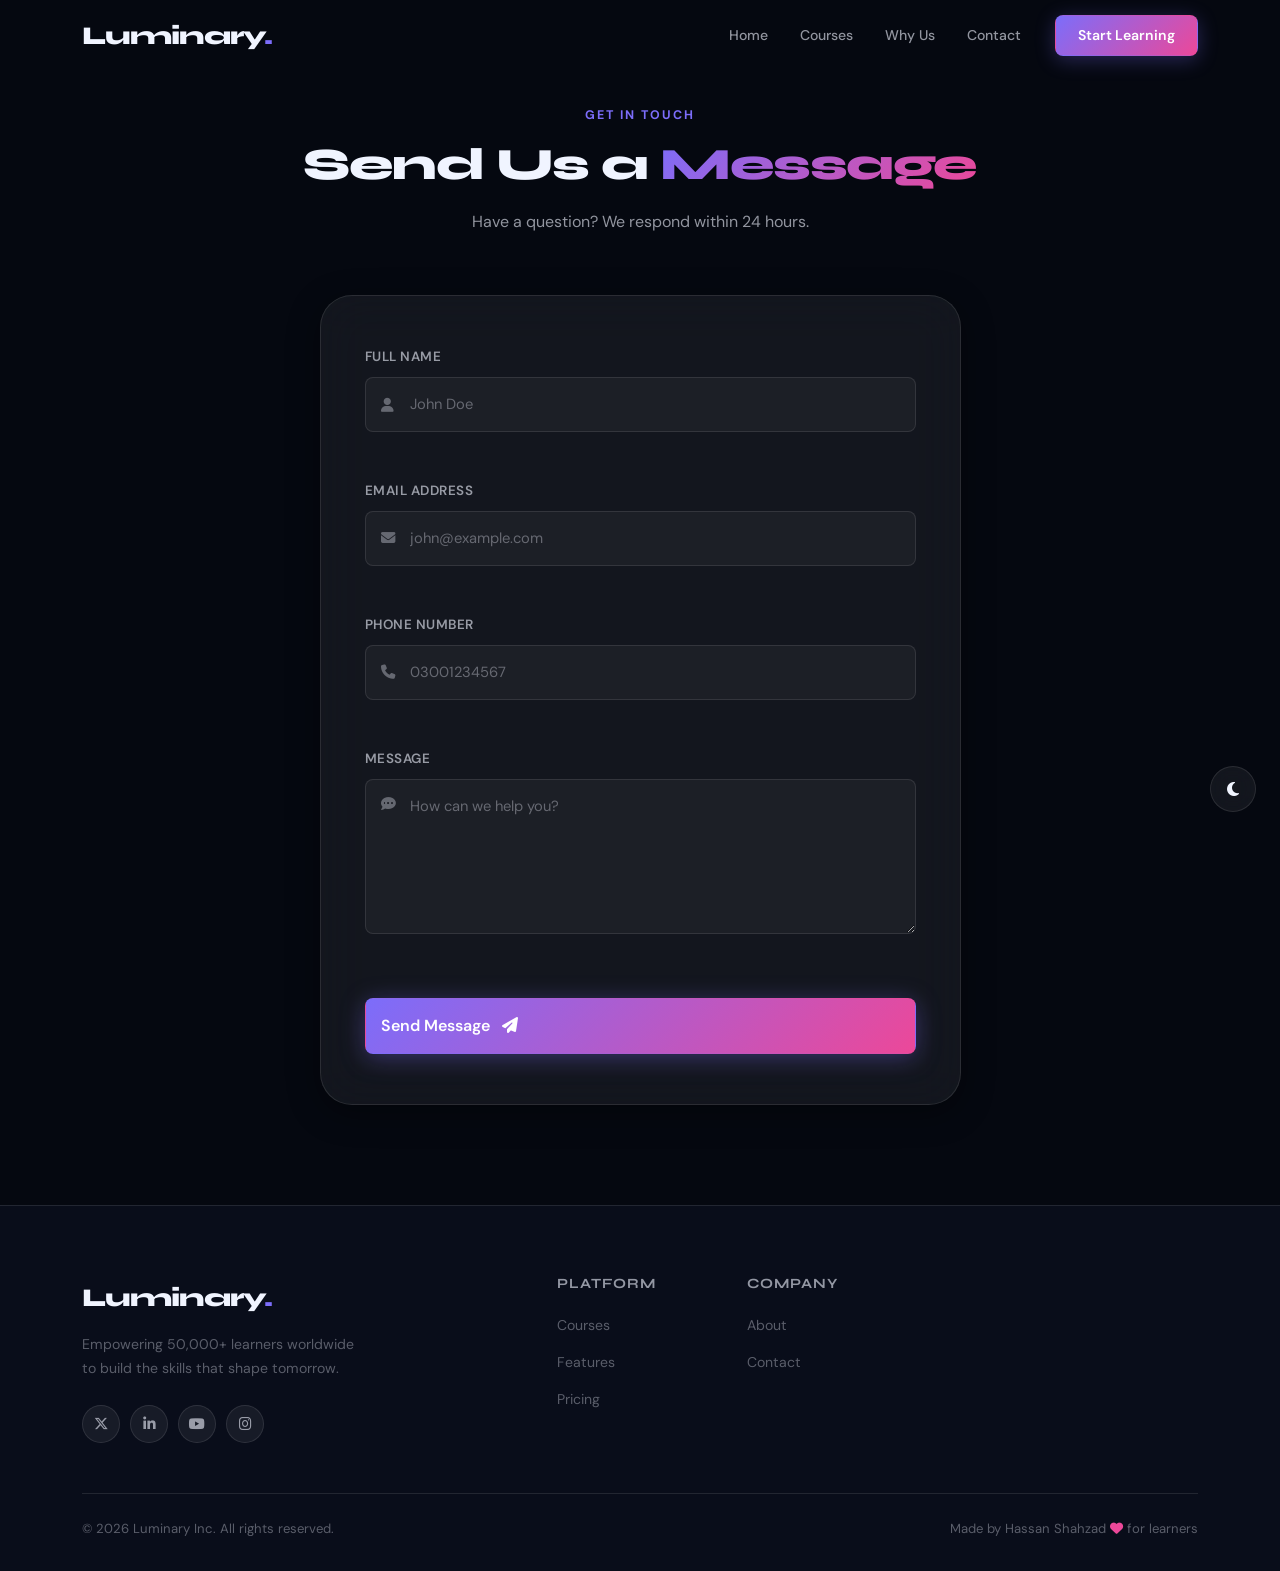
<file: contact.html>
<!DOCTYPE html>
<html lang="en" data-theme="dark">

<head>
    <!-- Google tag (gtag.js) -->
<script async src="https://www.googletagmanager.com/gtag/js?id=G-MR05DCVB6B"></script>
<script>
  window.dataLayer = window.dataLayer || [];
  function gtag(){dataLayer.push(arguments);}
  gtag('js', new Date());

  gtag('config', 'G-MR05DCVB6B');
</script>
    <meta charset="UTF-8" />
    <meta name="viewport" content="width=device-width, initial-scale=1.0" />
    <title>Luminary — Premium Learning Platform</title>

    <!-- Bootstrap 5 -->
    <link href="https://cdn.jsdelivr.net/npm/bootstrap@5.3.2/dist/css/bootstrap.min.css" rel="stylesheet" />
    <!-- AOS -->
    <link href="https://unpkg.com/aos@2.3.4/dist/aos.css" rel="stylesheet" />
    <!-- Animate.css -->
    <link href="https://cdnjs.cloudflare.com/ajax/libs/animate.css/4.1.1/animate.min.css" rel="stylesheet" />
    <!-- Font Awesome -->
    <link href="https://cdnjs.cloudflare.com/ajax/libs/font-awesome/6.5.0/css/all.min.css" rel="stylesheet" />
    <!-- Google Fonts -->
    <link
        href="https://fonts.googleapis.com/css2?family=Syne:wght@400;600;700;800&family=DM+Sans:ital,wght@0,300;0,400;0,500;1,300&display=swap"
        rel="stylesheet" />

    <link rel="stylesheet" href="style.css">
</head>

<body>


    <!-- SCROLL TO TOP -->
    <button id="scroll-top" title="Back to top"><i class="fa-solid fa-arrow-up"></i></button>

    <!-- DARK / LIGHT TOGGLE -->
    <button id="theme-toggle" title="Toggle theme">
        <i class="fa-solid fa-moon" id="theme-icon"></i>
    </button>

    <!-- ===================== NAVBAR ===================== -->
    <nav id="mainNav" class="navbar navbar-expand-lg fixed-top">
        <div class="container">
            <a class="navbar-brand" href="index.html">Luminary<span>.</span></a>

            <button class="navbar-toggler" type="button" data-bs-toggle="collapse" data-bs-target="#navMenu">
                <span class="toggler-line"></span>
                <span class="toggler-line"></span>
                <span class="toggler-line"></span>
            </button>

            <div class="collapse navbar-collapse" id="navMenu">
                <ul class="navbar-nav ms-auto align-items-lg-center gap-lg-1">
                    <li class="nav-item"><a class="nav-link" href="index.html">Home</a></li>
                    <li class="nav-item"><a class="nav-link" href="courses.html">Courses</a></li>
                    <li class="nav-item"><a class="nav-link" href="why.html">Why Us</a></li>
                    <li class="nav-item"><a class="nav-link" href="contact.html">Contact</a></li>
                    <li class="nav-item ms-lg-3">
                        <a class="btn btn-nav-cta" href="courses.html">Start Learning</a>
                    </li>
                </ul>
            </div>
        </div>
    </nav>

    <!-- ===================== CONTACT ===================== -->
    <section id="contact" class="section-pad">
        <div class="container">
            <div class="section-header" data-aos="fade-up">
                <span class="section-label">Get In Touch</span>
                <h2>Send Us a <span class="gradient-text">Message</span></h2>
                <p>Have a question? We respond within 24 hours.</p>
            </div>

            <div class="row justify-content-center">
                <div class="col-lg-7" data-aos="fade-up" data-aos-delay="100">
                    <div class="contact-glass">
                        <form id="contactForm" novalidate autocomplete="off">

                            <!-- Name -->
                            <div class="form-group-custom">
                                <label for="cName">Full Name</label>
                                <div class="input-wrap">
                                    <i class="fa-solid fa-user input-icon"></i>
                                    <input type="text" id="cName" name="name" placeholder="John Doe" />
                                    <span class="input-status-icon"></span>
                                </div>
                                <div class="field-feedback"></div>
                            </div>

                            <!-- Email -->
                            <div class="form-group-custom">
                                <label for="cEmail">Email Address</label>
                                <div class="input-wrap">
                                    <i class="fa-solid fa-envelope input-icon"></i>
                                    <input type="email" id="cEmail" name="email" placeholder="john@example.com" />
                                    <span class="input-status-icon"></span>
                                </div>
                                <div class="field-feedback"></div>
                            </div>

                            <!-- Phone -->
                            <div class="form-group-custom">
                                <label for="cPhone">Phone Number</label>
                                <div class="input-wrap">
                                    <i class="fa-solid fa-phone input-icon"></i>
                                    <input type="tel" id="cPhone" name="phone" placeholder="03001234567" />
                                    <span class="input-status-icon"></span>
                                </div>
                                <div class="field-feedback"></div>
                            </div>

                            <!-- Message -->
                            <div class="form-group-custom">
                                <label for="cMessage">Message</label>
                                <div class="input-wrap textarea-wrap">
                                    <i class="fa-solid fa-comment-dots input-icon"></i>
                                    <textarea id="cMessage" name="message" rows="5"
                                        placeholder="How can we help you?"></textarea>
                                    <span class="input-status-icon"></span>
                                </div>
                                <div class="field-feedback"></div>
                            </div>

                            <button type="submit" class="btn btn-primary-glow w-100 ripple-btn" id="submitBtn">
                                <span class="btn-text">Send Message <i class="fa-solid fa-paper-plane ms-2"></i></span>
                                <span class="btn-loader d-none"><i class="fa-solid fa-spinner fa-spin me-2"></i>
                                    Sending…</span>
                            </button>

                        </form>

                        <!-- Success Message -->
                        <div id="successMsg" class="success-alert d-none">
                            <i class="fa-solid fa-circle-check"></i>
                            <div>
                                <strong>Message Sent!</strong>
                                <p>We'll get back to you within 24 hours.</p>
                            </div>
                        </div>
                    </div>
                </div>
            </div>
        </div>
    </section>

    <!-- ===================== FOOTER ===================== -->
    <footer class="site-footer">
        <div class="container">
            <div class="row g-4">
                <div class="col-lg-4">
                    <div class="footer-brand">Luminary<span>.</span></div>
                    <p class="footer-desc">Empowering 50,000+ learners worldwide to build the skills that shape
                        tomorrow.</p>
                    <div class="footer-socials">
                        <a href="https://x.com" aria-label="Twitter"><i class="fa-brands fa-x-twitter"></i></a>
                        <a href="https://pk.linkedin.com/" aria-label="LinkedIn"><i
                                class="fa-brands fa-linkedin-in"></i></a>
                        <a href="https://youtube.com/" aria-label="YouTube"><i class="fa-brands fa-youtube"></i></a>
                        <a href="https://www.instagram.com/" aria-label="Instagram"><i
                                class="fa-brands fa-instagram"></i></a>
                    </div>
                </div>
                <div class="col-6 col-lg-2 offset-lg-1">
                    <h5>Platform</h5>
                    <ul>
                        <li><a href="courses.html">Courses</a></li>
                        <li><a href="why.html">Features</a></li>
                        <li><a href="courses.html">Pricing</a></li>
                    </ul>
                </div>
                <div class="col-6 col-lg-2">
                    <h5>Company</h5>
                    <ul>
                        <li><a href="why.html">About</a></li>
                        <li><a href="contact.html">Contact</a></li>
                    </ul>
                </div>
                <div class="col-6 col-lg-3">
                </div>
            </div>
            <div class="footer-bottom">
                <span>© 2026 Luminary Inc. All rights reserved.</span>
                <span>Made by Hassan Shahzad <i class="fa-solid fa-heart" style="color:#ec4899;"></i> for
                    learners</span>
            </div>
        </div>
    </footer>

    <!-- Scripts -->
    <script src="https://cdn.jsdelivr.net/npm/bootstrap@5.3.2/dist/js/bootstrap.bundle.min.js"></script>
    <script src="https://code.jquery.com/jquery-3.7.1.min.js"></script>
    <script src="https://unpkg.com/aos@2.3.4/dist/aos.js"></script>
    <script src="script.js"></script>
</body>

</html>
</file>
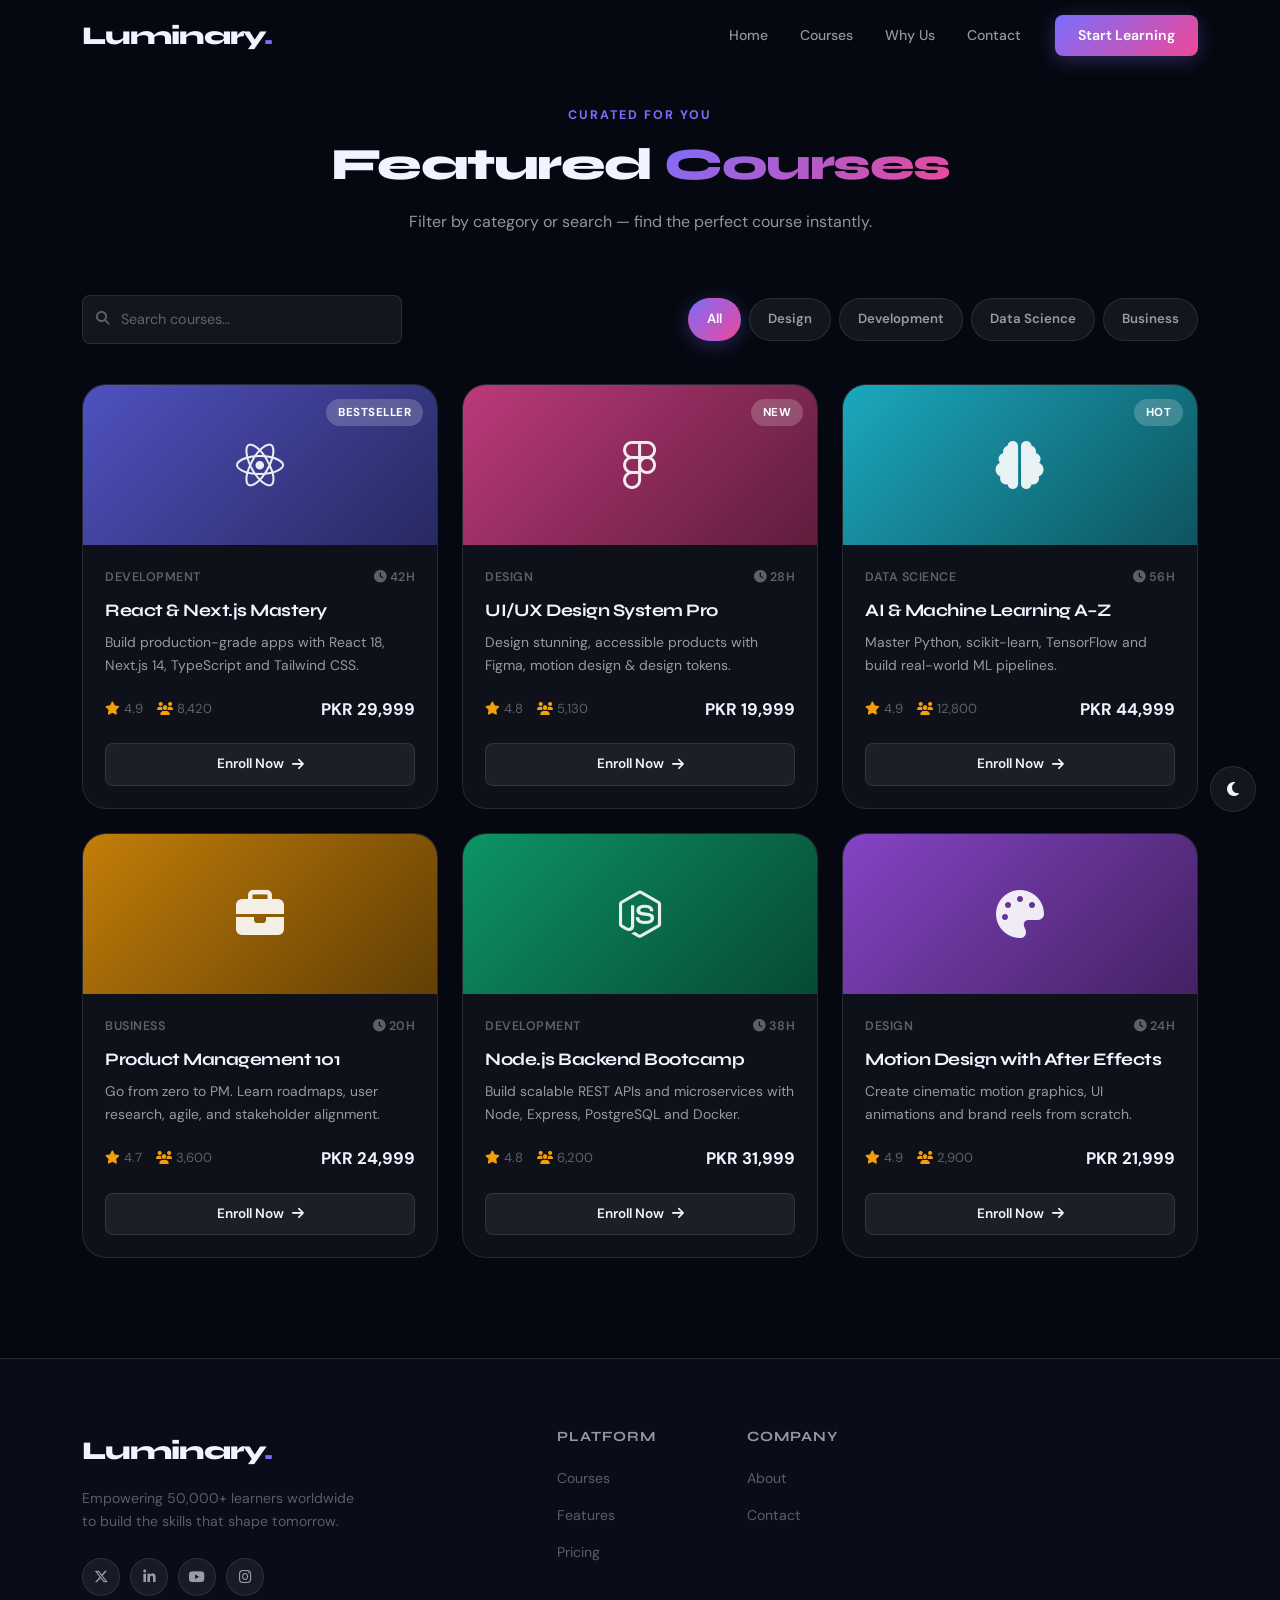
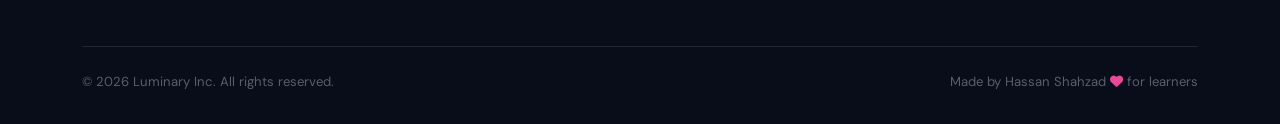
<file: courses.html>
<!DOCTYPE html>
<html lang="en" data-theme="dark">

<head>
    <!-- Google tag (gtag.js) -->
<script async src="https://www.googletagmanager.com/gtag/js?id=G-MR05DCVB6B"></script>
<script>
  window.dataLayer = window.dataLayer || [];
  function gtag(){dataLayer.push(arguments);}
  gtag('js', new Date());

  gtag('config', 'G-MR05DCVB6B');
</script>
    <meta charset="UTF-8" />
    <meta name="viewport" content="width=device-width, initial-scale=1.0" />
    <title>Luminary — Premium Learning Platform</title>

    <!-- Bootstrap 5 -->
    <link href="https://cdn.jsdelivr.net/npm/bootstrap@5.3.2/dist/css/bootstrap.min.css" rel="stylesheet" />
    <!-- AOS -->
    <link href="https://unpkg.com/aos@2.3.4/dist/aos.css" rel="stylesheet" />
    <!-- Animate.css -->
    <link href="https://cdnjs.cloudflare.com/ajax/libs/animate.css/4.1.1/animate.min.css" rel="stylesheet" />
    <!-- Font Awesome -->
    <link href="https://cdnjs.cloudflare.com/ajax/libs/font-awesome/6.5.0/css/all.min.css" rel="stylesheet" />
    <!-- Google Fonts -->
    <link
        href="https://fonts.googleapis.com/css2?family=Syne:wght@400;600;700;800&family=DM+Sans:ital,wght@0,300;0,400;0,500;1,300&display=swap"
        rel="stylesheet" />

    <link rel="stylesheet" href="style.css">
</head>

<body>

    <!-- SCROLL TO TOP -->
    <button id="scroll-top" title="Back to top"><i class="fa-solid fa-arrow-up"></i></button>

    <!-- DARK / LIGHT TOGGLE -->
    <button id="theme-toggle" title="Toggle theme">
        <i class="fa-solid fa-moon" id="theme-icon"></i>
    </button>

    <!-- ===================== NAVBAR ===================== -->
    <nav id="mainNav" class="navbar navbar-expand-lg fixed-top">
        <div class="container">
            <a class="navbar-brand" href="index.html">Luminary<span>.</span></a>

            <button class="navbar-toggler" type="button" data-bs-toggle="collapse" data-bs-target="#navMenu">
                <span class="toggler-line"></span>
                <span class="toggler-line"></span>
                <span class="toggler-line"></span>
            </button>

            <div class="collapse navbar-collapse" id="navMenu">
                <ul class="navbar-nav ms-auto align-items-lg-center gap-lg-1">
                    <li class="nav-item"><a class="nav-link" href="index.html">Home</a></li>
                    <li class="nav-item"><a class="nav-link" href="courses.html">Courses</a></li>
                    <li class="nav-item"><a class="nav-link" href="why.html">Why Us</a></li>
                    <li class="nav-item"><a class="nav-link" href="contact.html">Contact</a></li>
                    <li class="nav-item ms-lg-3">
                        <a class="btn btn-nav-cta" href="courses.html">Start Learning</a>
                    </li>
                </ul>
            </div>
        </div>
    </nav>

    <!-- ===================== COURSES ===================== -->
    <section id="courses" class="section-pad">
        <div class="container">
            <div class="section-header" data-aos="fade-up">
                <span class="section-label">Curated For You</span>
                <h2>Featured <span class="gradient-text">Courses</span></h2>
                <p>Filter by category or search — find the perfect course instantly.</p>
            </div>

            <!-- Search + Filter -->
            <div class="courses-controls" data-aos="fade-up" data-aos-delay="100">
                <div class="search-wrap">
                    <i class="fa-solid fa-magnifying-glass"></i>
                    <input type="text" id="courseSearch" placeholder="Search courses…" autocomplete="off" />
                </div>
                <div class="filter-tabs">
                    <button class="filter-btn active" data-filter="all">All</button>
                    <button class="filter-btn" data-filter="design">Design</button>
                    <button class="filter-btn" data-filter="development">Development</button>
                    <button class="filter-btn" data-filter="data">Data Science</button>
                    <button class="filter-btn" data-filter="business">Business</button>
                </div>
            </div>

            <!-- Course Cards -->
            <div class="row g-4" id="courseGrid">

                <div class="col-lg-4 col-md-6 course-item" data-category="development" data-aos="fade-up"
                    data-aos-delay="0">
                    <div class="course-card">
                        <div class="card-thumb" style="--thumb-color: #6366f1;">
                            <i class="fa-brands fa-react"></i>
                            <span class="card-badge">Bestseller</span>
                        </div>
                        <div class="card-body-inner">
                            <div class="card-meta"><span>Development</span><span><i class="fa-solid fa-clock"></i>
                                    42h</span></div>
                            <h3>React & Next.js Mastery</h3>
                            <p>Build production-grade apps with React 18, Next.js 14, TypeScript and Tailwind CSS.</p>
                            <div class="card-stats">
                                <span><i class="fa-solid fa-star"></i> 4.9</span>
                                <span><i class="fa-solid fa-users"></i> 8,420</span>
                                <span class="card-price">PKR 29,999</span>
                            </div>
                            <button class="btn btn-card ripple-btn">Enroll Now <i
                                    class="fa-solid fa-arrow-right"></i></button>
                        </div>
                    </div>
                </div>

                <div class="col-lg-4 col-md-6 course-item" data-category="design" data-aos="fade-up"
                    data-aos-delay="80">
                    <div class="course-card">
                        <div class="card-thumb" style="--thumb-color: #ec4899;">
                            <i class="fa-brands fa-figma"></i>
                            <span class="card-badge">New</span>
                        </div>
                        <div class="card-body-inner">
                            <div class="card-meta"><span>Design</span><span><i class="fa-solid fa-clock"></i> 28h</span>
                            </div>
                            <h3>UI/UX Design System Pro</h3>
                            <p>Design stunning, accessible products with Figma, motion design & design tokens.</p>
                            <div class="card-stats">
                                <span><i class="fa-solid fa-star"></i> 4.8</span>
                                <span><i class="fa-solid fa-users"></i> 5,130</span>
                                <span class="card-price">PKR 19,999</span>
                            </div>
                            <button class="btn btn-card ripple-btn">Enroll Now <i
                                    class="fa-solid fa-arrow-right"></i></button>
                        </div>
                    </div>
                </div>

                <div class="col-lg-4 col-md-6 course-item" data-category="data" data-aos="fade-up" data-aos-delay="160">
                    <div class="course-card">
                        <div class="card-thumb" style="--thumb-color: #22d3ee;">
                            <i class="fa-solid fa-brain"></i>
                            <span class="card-badge">Hot</span>
                        </div>
                        <div class="card-body-inner">
                            <div class="card-meta"><span>Data Science</span><span><i class="fa-solid fa-clock"></i>
                                    56h</span></div>
                            <h3>AI & Machine Learning A–Z</h3>
                            <p>Master Python, scikit-learn, TensorFlow and build real-world ML pipelines.</p>
                            <div class="card-stats">
                                <span><i class="fa-solid fa-star"></i> 4.9</span>
                                <span><i class="fa-solid fa-users"></i> 12,800</span>
                                <span class="card-price">PKR 44,999</span>
                            </div>
                            <button class="btn btn-card ripple-btn">Enroll Now <i
                                    class="fa-solid fa-arrow-right"></i></button>
                        </div>
                    </div>
                </div>

                <div class="col-lg-4 col-md-6 course-item" data-category="business" data-aos="fade-up"
                    data-aos-delay="0">
                    <div class="course-card">
                        <div class="card-thumb" style="--thumb-color: #f59e0b;">
                            <i class="fa-solid fa-briefcase"></i>
                        </div>
                        <div class="card-body-inner">
                            <div class="card-meta"><span>Business</span><span><i class="fa-solid fa-clock"></i>
                                    20h</span></div>
                            <h3>Product Management 101</h3>
                            <p>Go from zero to PM. Learn roadmaps, user research, agile, and stakeholder alignment.</p>
                            <div class="card-stats">
                                <span><i class="fa-solid fa-star"></i> 4.7</span>
                                <span><i class="fa-solid fa-users"></i> 3,600</span>
                                <span class="card-price">PKR 24,999</span>
                            </div>
                            <button class="btn btn-card ripple-btn">Enroll Now <i
                                    class="fa-solid fa-arrow-right"></i></button>
                        </div>
                    </div>
                </div>

                <div class="col-lg-4 col-md-6 course-item" data-category="development" data-aos="fade-up"
                    data-aos-delay="80">
                    <div class="course-card">
                        <div class="card-thumb" style="--thumb-color: #10b981;">
                            <i class="fa-brands fa-node-js"></i>
                        </div>
                        <div class="card-body-inner">
                            <div class="card-meta"><span>Development</span><span><i class="fa-solid fa-clock"></i>
                                    38h</span></div>
                            <h3>Node.js Backend Bootcamp</h3>
                            <p>Build scalable REST APIs and microservices with Node, Express, PostgreSQL and Docker.</p>
                            <div class="card-stats">
                                <span><i class="fa-solid fa-star"></i> 4.8</span>
                                <span><i class="fa-solid fa-users"></i> 6,200</span>
                                <span class="card-price">PKR 31,999</span>
                            </div>
                            <button class="btn btn-card ripple-btn">Enroll Now <i
                                    class="fa-solid fa-arrow-right"></i></button>
                        </div>
                    </div>
                </div>

                <div class="col-lg-4 col-md-6 course-item" data-category="design" data-aos="fade-up"
                    data-aos-delay="160">
                    <div class="course-card">
                        <div class="card-thumb" style="--thumb-color: #a855f7;">
                            <i class="fa-solid fa-palette"></i>
                        </div>
                        <div class="card-body-inner">
                            <div class="card-meta"><span>Design</span><span><i class="fa-solid fa-clock"></i> 24h</span>
                            </div>
                            <h3>Motion Design with After Effects</h3>
                            <p>Create cinematic motion graphics, UI animations and brand reels from scratch.</p>
                            <div class="card-stats">
                                <span><i class="fa-solid fa-star"></i> 4.9</span>
                                <span><i class="fa-solid fa-users"></i> 2,900</span>
                                <span class="card-price">PKR 21,999</span>
                            </div>
                            <button class="btn btn-card ripple-btn">Enroll Now <i
                                    class="fa-solid fa-arrow-right"></i></button>
                        </div>
                    </div>
                </div>

            </div><!-- /courseGrid -->

            <div id="noResults" class="no-results d-none" data-aos="fade-up">
                <i class="fa-solid fa-face-meh"></i>
                <p>No courses match your search. Try different keywords.</p>
            </div>
        </div>
    </section>

    <!-- ===================== FOOTER ===================== -->
    <footer class="site-footer">
        <div class="container">
            <div class="row g-4">
                <div class="col-lg-4">
                    <div class="footer-brand">Luminary<span>.</span></div>
                    <p class="footer-desc">Empowering 50,000+ learners worldwide to build the skills that shape
                        tomorrow.</p>
                    <div class="footer-socials">
                        <a href="https://x.com" aria-label="Twitter"><i class="fa-brands fa-x-twitter"></i></a>
                        <a href="https://pk.linkedin.com/" aria-label="LinkedIn"><i
                                class="fa-brands fa-linkedin-in"></i></a>
                        <a href="https://youtube.com/" aria-label="YouTube"><i class="fa-brands fa-youtube"></i></a>
                        <a href="https://www.instagram.com/" aria-label="Instagram"><i
                                class="fa-brands fa-instagram"></i></a>
                    </div>
                </div>
                <div class="col-6 col-lg-2 offset-lg-1">
                    <h5>Platform</h5>
                    <ul>
                        <li><a href="courses.html">Courses</a></li>
                        <li><a href="why.html">Features</a></li>
                        <li><a href="courses.html">Pricing</a></li>
                    </ul>
                </div>
                <div class="col-6 col-lg-2">
                    <h5>Company</h5>
                    <ul>
                        <li><a href="why.html">About</a></li>
                        <li><a href="contact.html">Contact</a></li>
                    </ul>
                </div>
                <div class="col-6 col-lg-3">
                </div>
            </div>
            <div class="footer-bottom">
                <span>© 2026 Luminary Inc. All rights reserved.</span>
                <span>Made by Hassan Shahzad <i class="fa-solid fa-heart" style="color:#ec4899;"></i> for
                    learners</span>
            </div>
        </div>
    </footer>

    <!-- Scripts -->
    <script src="https://cdn.jsdelivr.net/npm/bootstrap@5.3.2/dist/js/bootstrap.bundle.min.js"></script>
    <script src="https://code.jquery.com/jquery-3.7.1.min.js"></script>
    <script src="https://unpkg.com/aos@2.3.4/dist/aos.js"></script>
    <script src="script.js"></script>
</body>

</html>
</file>
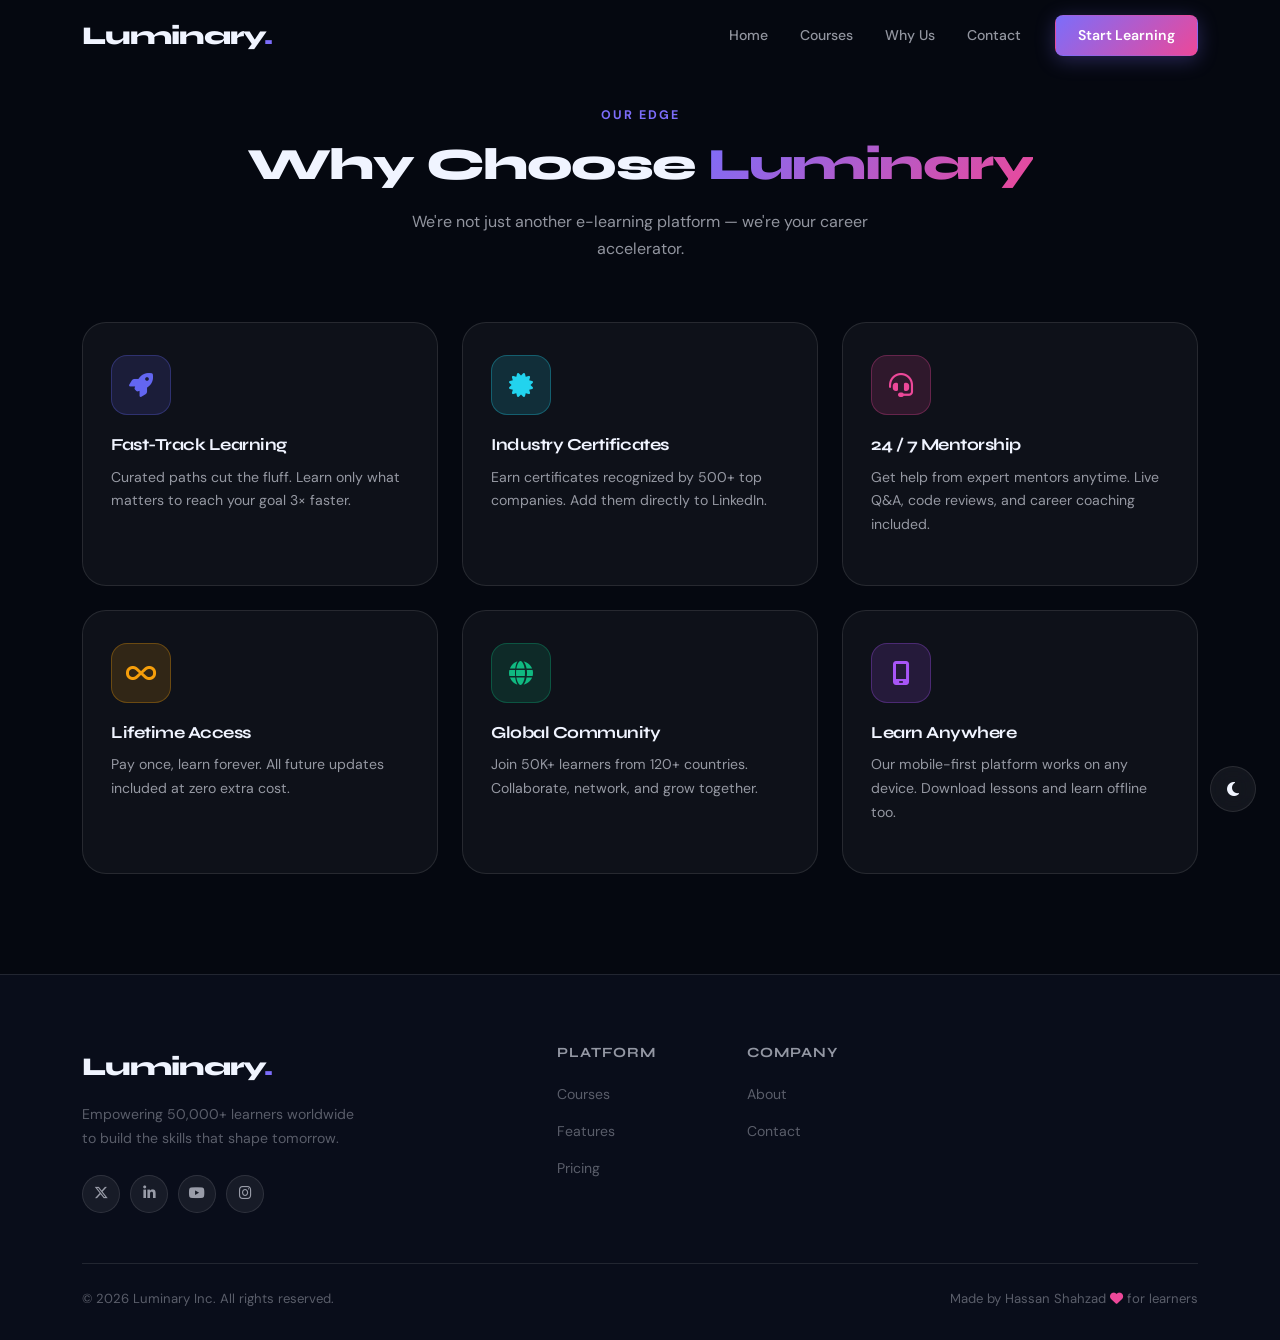
<file: why.html>
<!DOCTYPE html>
<html lang="en" data-theme="dark">

<head>
    <!-- Google tag (gtag.js) -->
<script async src="https://www.googletagmanager.com/gtag/js?id=G-MR05DCVB6B"></script>
<script>
  window.dataLayer = window.dataLayer || [];
  function gtag(){dataLayer.push(arguments);}
  gtag('js', new Date());

  gtag('config', 'G-MR05DCVB6B');
</script>
    <meta charset="UTF-8" />
    <meta name="viewport" content="width=device-width, initial-scale=1.0" />
    <title>Luminary — Premium Learning Platform</title>

    <!-- Bootstrap 5 -->
    <link href="https://cdn.jsdelivr.net/npm/bootstrap@5.3.2/dist/css/bootstrap.min.css" rel="stylesheet" />
    <!-- AOS -->
    <link href="https://unpkg.com/aos@2.3.4/dist/aos.css" rel="stylesheet" />
    <!-- Animate.css -->
    <link href="https://cdnjs.cloudflare.com/ajax/libs/animate.css/4.1.1/animate.min.css" rel="stylesheet" />
    <!-- Font Awesome -->
    <link href="https://cdnjs.cloudflare.com/ajax/libs/font-awesome/6.5.0/css/all.min.css" rel="stylesheet" />
    <!-- Google Fonts -->
    <link
        href="https://fonts.googleapis.com/css2?family=Syne:wght@400;600;700;800&family=DM+Sans:ital,wght@0,300;0,400;0,500;1,300&display=swap"
        rel="stylesheet" />

    <link rel="stylesheet" href="style.css">
</head>

<body>


    <!-- SCROLL TO TOP -->
    <button id="scroll-top" title="Back to top"><i class="fa-solid fa-arrow-up"></i></button>

    <!-- DARK / LIGHT TOGGLE -->
    <button id="theme-toggle" title="Toggle theme">
        <i class="fa-solid fa-moon" id="theme-icon"></i>
    </button>

    <!-- ===================== NAVBAR ===================== -->
    <nav id="mainNav" class="navbar navbar-expand-lg fixed-top">
        <div class="container">
            <a class="navbar-brand" href="index.html">Luminary<span>.</span></a>

            <button class="navbar-toggler" type="button" data-bs-toggle="collapse" data-bs-target="#navMenu">
                <span class="toggler-line"></span>
                <span class="toggler-line"></span>
                <span class="toggler-line"></span>
            </button>

            <div class="collapse navbar-collapse" id="navMenu">
                <ul class="navbar-nav ms-auto align-items-lg-center gap-lg-1">
                    <li class="nav-item"><a class="nav-link" href="index.html">Home</a></li>
                    <li class="nav-item"><a class="nav-link" href="courses.html">Courses</a></li>
                    <li class="nav-item"><a class="nav-link" href="why.html">Why Us</a></li>
                    <li class="nav-item"><a class="nav-link" href="contact.html">Contact</a></li>
                    <li class="nav-item ms-lg-3">
                        <a class="btn btn-nav-cta" href="courses.html">Start Learning</a>
                    </li>
                </ul>
            </div>
        </div>
    </nav>

    <!-- ===================== WHY CHOOSE US ===================== -->
    <section id="why" class="section-pad">
        <div class="container">
            <div class="section-header" data-aos="fade-up">
                <span class="section-label">Our Edge</span>
                <h2>Why Choose <span class="gradient-text">Luminary</span></h2>
                <p>We're not just another e-learning platform — we're your career accelerator.</p>
            </div>
            <div class="row g-4">

                <div class="col-md-6 col-lg-4" data-aos="fade-up" data-aos-delay="0">
                    <div class="why-card">
                        <div class="why-icon-wrap" style="--icon-color: #6366f1;">
                            <i class="fa-solid fa-rocket"></i>
                        </div>
                        <h4>Fast-Track Learning</h4>
                        <p>Curated paths cut the fluff. Learn only what matters to reach your goal 3× faster.</p>
                    </div>
                </div>

                <div class="col-md-6 col-lg-4" data-aos="fade-up" data-aos-delay="80">
                    <div class="why-card">
                        <div class="why-icon-wrap" style="--icon-color: #22d3ee;">
                            <i class="fa-solid fa-certificate"></i>
                        </div>
                        <h4>Industry Certificates</h4>
                        <p>Earn certificates recognized by 500+ top companies. Add them directly to LinkedIn.</p>
                    </div>
                </div>

                <div class="col-md-6 col-lg-4" data-aos="fade-up" data-aos-delay="160">
                    <div class="why-card">
                        <div class="why-icon-wrap" style="--icon-color: #ec4899;">
                            <i class="fa-solid fa-headset"></i>
                        </div>
                        <h4>24 / 7 Mentorship</h4>
                        <p>Get help from expert mentors anytime. Live Q&A, code reviews, and career coaching included.
                        </p>
                    </div>
                </div>

                <div class="col-md-6 col-lg-4" data-aos="fade-up" data-aos-delay="0">
                    <div class="why-card">
                        <div class="why-icon-wrap" style="--icon-color: #f59e0b;">
                            <i class="fa-solid fa-infinity"></i>
                        </div>
                        <h4>Lifetime Access</h4>
                        <p>Pay once, learn forever. All future updates included at zero extra cost.</p>
                    </div>
                </div>

                <div class="col-md-6 col-lg-4" data-aos="fade-up" data-aos-delay="80">
                    <div class="why-card">
                        <div class="why-icon-wrap" style="--icon-color: #10b981;">
                            <i class="fa-solid fa-globe"></i>
                        </div>
                        <h4>Global Community</h4>
                        <p>Join 50K+ learners from 120+ countries. Collaborate, network, and grow together.</p>
                    </div>
                </div>

                <div class="col-md-6 col-lg-4" data-aos="fade-up" data-aos-delay="160">
                    <div class="why-card">
                        <div class="why-icon-wrap" style="--icon-color: #a855f7;">
                            <i class="fa-solid fa-mobile-screen"></i>
                        </div>
                        <h4>Learn Anywhere</h4>
                        <p>Our mobile-first platform works on any device. Download lessons and learn offline too.</p>
                    </div>
                </div>

            </div>
        </div>
    </section>

    <!-- ===================== FOOTER ===================== -->
    <footer class="site-footer">
        <div class="container">
            <div class="row g-4">
                <div class="col-lg-4">
                    <div class="footer-brand">Luminary<span>.</span></div>
                    <p class="footer-desc">Empowering 50,000+ learners worldwide to build the skills that shape
                        tomorrow.</p>
                    <div class="footer-socials">
                        <a href="https://x.com" aria-label="Twitter"><i class="fa-brands fa-x-twitter"></i></a>
                        <a href="https://pk.linkedin.com/" aria-label="LinkedIn"><i
                                class="fa-brands fa-linkedin-in"></i></a>
                        <a href="https://youtube.com/" aria-label="YouTube"><i class="fa-brands fa-youtube"></i></a>
                        <a href="https://www.instagram.com/" aria-label="Instagram"><i
                                class="fa-brands fa-instagram"></i></a>
                    </div>
                </div>
                <div class="col-6 col-lg-2 offset-lg-1">
                    <h5>Platform</h5>
                    <ul>
                        <li><a href="courses.html">Courses</a></li>
                        <li><a href="why.html">Features</a></li>
                        <li><a href="courses.html">Pricing</a></li>
                    </ul>
                </div>
                <div class="col-6 col-lg-2">
                    <h5>Company</h5>
                    <ul>
                        <li><a href="why.html">About</a></li>
                        <li><a href="contact.html">Contact</a></li>
                    </ul>
                </div>
                <div class="col-6 col-lg-3">
                </div>
            </div>
            <div class="footer-bottom">
                <span>© 2026 Luminary Inc. All rights reserved.</span>
                <span>Made by Hassan Shahzad <i class="fa-solid fa-heart" style="color:#ec4899;"></i> for
                    learners</span>
            </div>
        </div>
    </footer>

    <!-- Scripts -->
    <script src="https://cdn.jsdelivr.net/npm/bootstrap@5.3.2/dist/js/bootstrap.bundle.min.js"></script>
    <script src="https://code.jquery.com/jquery-3.7.1.min.js"></script>
    <script src="https://unpkg.com/aos@2.3.4/dist/aos.js"></script>
    <script src="script.js"></script>
</body>

</html>
</file>
<file: style.css>
/* ========================================================
   LUMINARY — Premium Learning Platform
   style.css | Author: Luminary Design System
   ======================================================== */

/* ── 1. CSS CUSTOM PROPERTIES ── */
:root {
  --bg-primary: #050810;
  --bg-secondary: #090d1a;
  --bg-card: rgba(255, 255, 255, 0.04);
  --bg-glass: rgba(255, 255, 255, 0.06);
  --border-glass: rgba(255, 255, 255, 0.1);
  --text-primary: #f0f4ff;
  --text-secondary: rgba(240, 244, 255, 0.6);
  --text-muted: rgba(240, 244, 255, 0.35);
  --accent-violet: #7c6dfa;
  --accent-cyan: #22d3ee;
  --accent-pink: #ec4899;
  --accent-amber: #f59e0b;
  --accent-emerald: #10b981;
  --gradient-primary: linear-gradient(135deg, #7c6dfa 0%, #ec4899 100%);
  --gradient-secondary: linear-gradient(135deg, #22d3ee 0%, #7c6dfa 100%);
  --shadow-glow-violet: 0 0 40px rgba(124, 109, 250, 0.3);
  --shadow-glow-cyan: 0 0 40px rgba(34, 211, 238, 0.3);
  --shadow-card: 0 8px 32px rgba(0, 0, 0, 0.4);
  --radius-sm: 8px;
  --radius-md: 16px;
  --radius-lg: 24px;
  --radius-xl: 32px;
  --font-display: 'Syne', sans-serif;
  --font-body: 'DM Sans', sans-serif;
  --transition: all 0.35s cubic-bezier(0.4, 0, 0.2, 1);
  --navbar-h: 72px;
}

[data-theme="light"] {
  --bg-primary: #f5f7ff;
  --bg-secondary: #eef0fa;
  --bg-card: rgba(255, 255, 255, 0.8);
  --bg-glass: rgba(255, 255, 255, 0.7);
  --border-glass: rgba(0, 0, 0, 0.08);
  --text-primary: #0d0f1a;
  --text-secondary: rgba(13, 15, 26, 0.65);
  --text-muted: rgba(13, 15, 26, 0.38);
  --shadow-card: 0 8px 32px rgba(0, 0, 0, 0.10);
}

/* ── 2. RESET & BASE ── */
*, *::before, *::after { box-sizing: border-box; margin: 0; padding: 0; }

html { scroll-behavior: smooth; scroll-padding-top: var(--navbar-h); }

body {
  font-family: var(--font-body);
  background-color: var(--bg-primary);
  color: var(--text-primary);
  overflow-x: hidden;
  line-height: 1.7;
  font-size: 16px;
  transition: background-color 0.4s, color 0.4s;
}

a { text-decoration: none; color: inherit; }
img { max-width: 100%; }
button { border: none; cursor: pointer; background: none; }

/* ── 3. PAGE LOADER ── */
#page-loader {
  position: fixed;
  inset: 0;
  background: var(--bg-primary);
  z-index: 9999;
  display: flex;
  align-items: center;
  justify-content: center;
  transition: opacity 0.5s ease, visibility 0.5s ease;
}
#page-loader.hidden { opacity: 0; visibility: hidden; }

.loader-inner { text-align: center; }
.loader-logo {
  font-family: var(--font-display);
  font-size: 3rem;
  font-weight: 800;
  color: var(--text-primary);
  letter-spacing: -2px;
  margin-bottom: 24px;
}
.loader-logo span { color: var(--accent-violet); }
.loader-bar {
  width: 200px;
  height: 3px;
  background: var(--border-glass);
  border-radius: 99px;
  overflow: hidden;
  margin: 0 auto;
}
.loader-fill {
  height: 100%;
  width: 0%;
  background: var(--gradient-primary);
  border-radius: 99px;
  animation: loaderFill 1.8s cubic-bezier(0.4, 0, 0.2, 1) forwards;
}
@keyframes loaderFill {
  to { width: 100%; }
}

/* ── 4. SCROLL-TO-TOP ── */
#scroll-top {
  position: fixed;
  bottom: 32px;
  right: 24px;
  width: 46px;
  height: 46px;
  border-radius: 50%;
  background: var(--gradient-primary);
  color: #fff;
  font-size: 1rem;
  display: flex;
  align-items: center;
  justify-content: center;
  box-shadow: var(--shadow-glow-violet);
  opacity: 0;
  visibility: hidden;
  transform: translateY(20px);
  transition: var(--transition);
  z-index: 900;
}
#scroll-top.visible { opacity: 1; visibility: visible; transform: translateY(0); }
#scroll-top:hover { transform: translateY(-3px); box-shadow: 0 0 60px rgba(124, 109, 250, 0.5); }

/* ── 5. THEME TOGGLE ── */
#theme-toggle {
  position: fixed;
  bottom: 88px;
  right: 24px;
  width: 46px;
  height: 46px;
  border-radius: 50%;
  background: var(--bg-glass);
  backdrop-filter: blur(12px);
  border: 1px solid var(--border-glass);
  color: var(--text-primary);
  font-size: 1rem;
  display: flex;
  align-items: center;
  justify-content: center;
  transition: var(--transition);
  z-index: 900;
}
#theme-toggle:hover {
  background: var(--gradient-primary);
  color: #fff;
  box-shadow: var(--shadow-glow-violet);
  transform: rotate(20deg);
}

/* ── 6. NAVBAR ── */
#mainNav {
  height: var(--navbar-h);
  background: transparent;
  border-bottom: 1px solid transparent;
  transition: var(--transition);
  z-index: 800;
}
#mainNav.scrolled {
  background: var(--bg-secondary);
  border-color: var(--border-glass);
  backdrop-filter: blur(20px);
  box-shadow: 0 4px 32px rgba(0,0,0,0.3);
}

.navbar-brand {
  font-family: var(--font-display);
  font-size: 1.6rem;
  font-weight: 800;
  letter-spacing: -1px;
  color: var(--text-primary) !important;
}
.navbar-brand span { color: var(--accent-violet); }

.nav-link {
  font-size: 0.88rem;
  font-weight: 500;
  color: var(--text-secondary) !important;
  padding: 6px 14px !important;
  border-radius: var(--radius-sm);
  transition: var(--transition);
  position: relative;
}
.nav-link::after {
  content: '';
  position: absolute;
  bottom: 2px;
  left: 50%;
  transform: translateX(-50%);
  width: 0;
  height: 2px;
  background: var(--gradient-primary);
  border-radius: 99px;
  transition: var(--transition);
}
.nav-link:hover, .nav-link.active {
  color: var(--text-primary) !important;
}
.nav-link:hover::after, .nav-link.active::after { width: 60%; }

.btn-nav-cta {
  padding: 9px 22px !important;
  border-radius: var(--radius-sm);
  background: var(--gradient-primary);
  color: #fff !important;
  font-size: 0.88rem;
  font-weight: 600;
  transition: var(--transition);
  box-shadow: 0 4px 20px rgba(124, 109, 250, 0.3);
}
.btn-nav-cta:hover {
  transform: translateY(-2px);
  box-shadow: 0 8px 30px rgba(124, 109, 250, 0.5);
}

/* Custom hamburger */
.navbar-toggler {
  border: none !important;
  box-shadow: none !important;
  padding: 4px;
  display: flex;
  flex-direction: column;
  gap: 5px;
}
.toggler-line {
  display: block;
  width: 24px;
  height: 2px;
  background: var(--text-primary);
  border-radius: 99px;
  transition: var(--transition);
}

/* ── 7. HERO ── */
#hero {
  position: relative;
  min-height: 100vh;
  overflow: hidden;
  background: var(--bg-primary);
}

/* Animated gradient blobs */
.hero-bg-blobs { position: absolute; inset: 0; pointer-events: none; }
.blob {
  position: absolute;
  border-radius: 50%;
  filter: blur(80px);
  opacity: 0.18;
  animation: blobFloat 8s ease-in-out infinite;
}
.blob-1 {
  width: 600px; height: 600px;
  background: var(--accent-violet);
  top: -200px; left: -100px;
  animation-delay: 0s;
}
.blob-2 {
  width: 500px; height: 500px;
  background: var(--accent-cyan);
  top: 30%; right: -150px;
  animation-delay: 2.5s;
}
.blob-3 {
  width: 400px; height: 400px;
  background: var(--accent-pink);
  bottom: -100px; left: 30%;
  animation-delay: 5s;
}
@keyframes blobFloat {
  0%, 100% { transform: translate(0, 0) scale(1); }
  50% { transform: translate(20px, -30px) scale(1.05); }
}

/* Grid overlay */
.hero-grid-overlay {
  position: absolute;
  inset: 0;
  background-image:
    linear-gradient(rgba(255,255,255,0.03) 1px, transparent 1px),
    linear-gradient(90deg, rgba(255,255,255,0.03) 1px, transparent 1px);
  background-size: 60px 60px;
  pointer-events: none;
}

.hero-content { position: relative; z-index: 2; }

.hero-badge {
  display: inline-flex;
  align-items: center;
  gap: 8px;
  padding: 7px 18px;
  background: var(--bg-glass);
  backdrop-filter: blur(12px);
  border: 1px solid var(--border-glass);
  border-radius: 99px;
  font-size: 0.8rem;
  font-weight: 600;
  letter-spacing: 0.5px;
  text-transform: uppercase;
  color: var(--accent-violet);
  margin-bottom: 24px;
}
.hero-badge i { font-size: 0.75rem; }

.hero-heading {
  font-family: var(--font-display);
  font-size: clamp(2.6rem, 5vw, 4.2rem);
  font-weight: 800;
  line-height: 1.1;
  letter-spacing: -2px;
  margin-bottom: 24px;
  color: var(--text-primary);
}
.hero-heading em { font-style: italic; opacity: 0.8; }

.gradient-text {
  background: var(--gradient-primary);
  -webkit-background-clip: text;
  -webkit-text-fill-color: transparent;
  background-clip: text;
}

/* Typed cursor */
.typed-text::after {
  content: '|';
  -webkit-text-fill-color: var(--accent-violet);
  animation: blink 0.75s step-end infinite;
}
@keyframes blink { 50% { opacity: 0; } }

.hero-sub {
  font-size: 1.05rem;
  color: var(--text-secondary);
  max-width: 500px;
  margin-bottom: 40px;
  line-height: 1.8;
}

.hero-actions { display: flex; gap: 16px; flex-wrap: wrap; margin-bottom: 40px; }

.hero-trust {
  display: flex;
  align-items: center;
  gap: 14px;
  font-size: 0.88rem;
  color: var(--text-secondary);
}
.trust-avatars { display: flex; }
.trust-avatars img {
  width: 34px;
  height: 34px;
  border-radius: 50%;
  border: 2px solid var(--bg-primary);
  margin-left: -8px;
  object-fit: cover;
}
.trust-avatars img:first-child { margin-left: 0; }
.hero-trust strong { color: var(--text-primary); }

/* Hero illustration */
.hero-illustration {
  position: relative;
  width: 420px;
  height: 420px;
  max-width: 100%;
}

.hero-main-visual {
  position: absolute;
  top: 50%;
  left: 50%;
  transform: translate(-50%, -50%);
  width: 200px;
  height: 200px;
  display: flex;
  align-items: center;
  justify-content: center;
}
.visual-center {
  width: 100px;
  height: 100px;
  border-radius: 50%;
  background: var(--gradient-primary);
  display: flex;
  align-items: center;
  justify-content: center;
  font-size: 2.5rem;
  color: #fff;
  box-shadow: var(--shadow-glow-violet);
  z-index: 2;
  animation: pulse 3s ease-in-out infinite;
}
@keyframes pulse {
  0%, 100% { transform: scale(1); box-shadow: var(--shadow-glow-violet); }
  50% { transform: scale(1.06); box-shadow: 0 0 80px rgba(124,109,250,0.5); }
}

.visual-ring {
  position: absolute;
  border-radius: 50%;
  border: 1px solid var(--border-glass);
  animation: ringRotate linear infinite;
}
.ring-1 { width: 160px; height: 160px; animation-duration: 10s; }
.ring-2 { width: 220px; height: 220px; animation-duration: 16s; animation-direction: reverse; border-color: rgba(124,109,250,0.2); }
.ring-3 { width: 290px; height: 290px; animation-duration: 22s; border-style: dashed; border-color: rgba(34,211,238,0.15); }
@keyframes ringRotate { to { transform: rotate(360deg); } }

.hero-card-float {
  position: absolute;
  display: flex;
  align-items: center;
  gap: 10px;
  padding: 12px 18px;
  background: var(--bg-glass);
  backdrop-filter: blur(20px);
  border: 1px solid var(--border-glass);
  border-radius: var(--radius-md);
  box-shadow: var(--shadow-card);
  font-size: 0.82rem;
  z-index: 3;
  animation: cardFloat 4s ease-in-out infinite;
}
.hero-card-float i {
  font-size: 1.2rem;
  color: var(--accent-violet);
  width: 36px;
  height: 36px;
  background: rgba(124,109,250,0.15);
  border-radius: 8px;
  display: flex;
  align-items: center;
  justify-content: center;
}
.hero-card-float div { display: flex; flex-direction: column; }
.hero-card-float strong { font-size: 0.85rem; font-weight: 600; color: var(--text-primary); }
.hero-card-float span { font-size: 0.74rem; color: var(--text-muted); }

.card-float-1 { top: 20px; left: -30px; animation-delay: 0s; }
.card-float-2 { bottom: 60px; right: -20px; animation-delay: 1.5s; }
.card-float-3 { top: 50%; right: -40px; transform: translateY(-120%); animation-delay: 3s; }

@keyframes cardFloat {
  0%, 100% { transform: translateY(0); }
  50% { transform: translateY(-10px); }
}
.card-float-3 {
  animation-name: cardFloat3;
}
@keyframes cardFloat3 {
  0%, 100% { transform: translateY(-120%); }
  50% { transform: translateY(calc(-120% - 10px)); }
}

/* Scroll cue */
.hero-scroll-cue {
  position: absolute;
  bottom: 40px;
  left: 50%;
  transform: translateX(-50%);
  z-index: 3;
}
.scroll-mouse {
  width: 24px;
  height: 38px;
  border: 2px solid var(--border-glass);
  border-radius: 12px;
  display: flex;
  justify-content: center;
  padding-top: 6px;
}
.scroll-wheel {
  width: 3px;
  height: 8px;
  background: var(--accent-violet);
  border-radius: 99px;
  animation: scrollAnim 2s ease-in-out infinite;
}
@keyframes scrollAnim {
  0% { opacity: 0; transform: translateY(0); }
  50% { opacity: 1; }
  100% { opacity: 0; transform: translateY(12px); }
}

/* ── 8. BUTTONS ── */
.btn-primary-glow {
  padding: 13px 32px;
  border-radius: var(--radius-sm);
  background: var(--gradient-primary);
  color: #fff;
  font-weight: 600;
  font-size: 0.93rem;
  transition: var(--transition);
  position: relative;
  overflow: hidden;
  box-shadow: 0 4px 24px rgba(124,109,250,0.35);
  display: inline-flex;
  align-items: center;
}
.btn-primary-glow::before {
  content: '';
  position: absolute;
  inset: 0;
  background: linear-gradient(135deg, #9b8dff, #f472b6);
  opacity: 0;
  transition: var(--transition);
}
.btn-primary-glow:hover {
  transform: translateY(-2px);
  box-shadow: 0 8px 40px rgba(124,109,250,0.55);
  color: #fff;
}
.btn-primary-glow:hover::before { opacity: 1; }
.btn-primary-glow > * { position: relative; z-index: 1; }

.btn-ghost {
  padding: 13px 32px;
  border-radius: var(--radius-sm);
  background: var(--bg-glass);
  backdrop-filter: blur(12px);
  border: 1px solid var(--border-glass);
  color: var(--text-primary);
  font-weight: 600;
  font-size: 0.93rem;
  transition: var(--transition);
  display: inline-flex;
  align-items: center;
}
.btn-ghost:hover {
  background: var(--gradient-primary);
  border-color: transparent;
  color: #fff;
  transform: translateY(-2px);
}

/* Ripple effect */
.ripple-btn { position: relative; overflow: hidden; }
.ripple {
  position: absolute;
  border-radius: 50%;
  transform: scale(0);
  animation: rippleEffect 0.6s linear;
  background-color: rgba(255, 255, 255, 0.25);
  pointer-events: none;
}
@keyframes rippleEffect {
  to { transform: scale(4); opacity: 0; }
}

/* ── 9. SECTIONS ── */
.section-pad { padding: 100px 0; }

.section-header {
  text-align: center;
  margin-bottom: 60px;
}
.section-label {
  display: inline-block;
  font-size: 0.78rem;
  font-weight: 700;
  text-transform: uppercase;
  letter-spacing: 2px;
  color: var(--accent-violet);
  margin-bottom: 12px;
}
.section-header h2 {
  font-family: var(--font-display);
  font-size: clamp(1.9rem, 3.5vw, 2.8rem);
  font-weight: 800;
  letter-spacing: -1.5px;
  margin-bottom: 16px;
}
.section-header p {
  font-size: 1rem;
  color: var(--text-secondary);
  max-width: 520px;
  margin: 0 auto;
}

/* ── 10. COURSES ── */
.courses-controls {
  display: flex;
  flex-wrap: wrap;
  gap: 16px;
  align-items: center;
  justify-content: space-between;
  margin-bottom: 40px;
}

.search-wrap {
  position: relative;
  flex: 1;
  min-width: 220px;
  max-width: 320px;
}
.search-wrap i {
  position: absolute;
  left: 14px;
  top: 50%;
  transform: translateY(-50%);
  color: var(--text-muted);
  font-size: 0.85rem;
}
.search-wrap input {
  width: 100%;
  padding: 11px 14px 11px 38px;
  background: var(--bg-glass);
  border: 1px solid var(--border-glass);
  border-radius: var(--radius-sm);
  color: var(--text-primary);
  font-family: var(--font-body);
  font-size: 0.9rem;
  outline: none;
  transition: var(--transition);
}
.search-wrap input::placeholder { color: var(--text-muted); }
.search-wrap input:focus { border-color: var(--accent-violet); box-shadow: 0 0 0 3px rgba(124,109,250,0.15); }

.filter-tabs { display: flex; gap: 8px; flex-wrap: wrap; }
.filter-btn {
  padding: 9px 18px;
  border-radius: 99px;
  font-size: 0.83rem;
  font-weight: 600;
  background: var(--bg-glass);
  border: 1px solid var(--border-glass);
  color: var(--text-secondary);
  transition: var(--transition);
}
.filter-btn:hover, .filter-btn.active {
  background: var(--gradient-primary);
  border-color: transparent;
  color: #fff;
  box-shadow: 0 4px 20px rgba(124,109,250,0.3);
}

/* Course Card */
.course-card {
  background: var(--bg-card);
  border: 1px solid var(--border-glass);
  border-radius: var(--radius-lg);
  overflow: hidden;
  transition: var(--transition);
  height: 100%;
  display: flex;
  flex-direction: column;
  position: relative;
}
.course-card:hover {
  transform: translateY(-8px);
  box-shadow: var(--shadow-glow-violet), var(--shadow-card);
  border-color: rgba(124,109,250,0.3);
}

.card-thumb {
  height: 160px;
  background: linear-gradient(135deg, color-mix(in srgb, var(--thumb-color) 80%, black), color-mix(in srgb, var(--thumb-color) 40%, black));
  display: flex;
  align-items: center;
  justify-content: center;
  position: relative;
  font-size: 3rem;
  color: rgba(255,255,255,0.9);
}
.card-badge {
  position: absolute;
  top: 14px;
  right: 14px;
  padding: 4px 12px;
  border-radius: 99px;
  font-size: 0.72rem;
  font-weight: 700;
  background: rgba(255,255,255,0.2);
  backdrop-filter: blur(6px);
  color: #fff;
  text-transform: uppercase;
  letter-spacing: 0.5px;
}

.card-body-inner {
  padding: 22px;
  flex: 1;
  display: flex;
  flex-direction: column;
}
.card-meta {
  display: flex;
  justify-content: space-between;
  font-size: 0.78rem;
  color: var(--text-muted);
  margin-bottom: 12px;
  text-transform: uppercase;
  letter-spacing: 0.5px;
  font-weight: 600;
}
.card-body-inner h3 {
  font-family: var(--font-display);
  font-size: 1.1rem;
  font-weight: 700;
  margin-bottom: 10px;
  letter-spacing: -0.5px;
}
.card-body-inner p {
  font-size: 0.87rem;
  color: var(--text-secondary);
  line-height: 1.65;
  margin-bottom: 18px;
  flex: 1;
}
.card-stats {
  display: flex;
  align-items: center;
  gap: 14px;
  font-size: 0.82rem;
  color: var(--text-muted);
  margin-bottom: 20px;
}
.card-stats i { color: var(--accent-amber); }
.card-price {
  margin-left: auto;
  font-size: 1.05rem;
  font-weight: 700;
  color: var(--text-primary);
}

.btn-card {
  padding: 10px 18px;
  border-radius: var(--radius-sm);
  background: var(--bg-glass);
  border: 1px solid var(--border-glass);
  color: var(--text-primary);
  font-size: 0.85rem;
  font-weight: 600;
  width: 100%;
  text-align: center;
  transition: var(--transition);
  display: flex;
  align-items: center;
  justify-content: center;
  gap: 8px;
  overflow: hidden;
  position: relative;
}
.btn-card i { transition: var(--transition); }
.course-card:hover .btn-card {
  background: var(--gradient-primary);
  border-color: transparent;
  color: #fff;
  box-shadow: 0 4px 20px rgba(124,109,250,0.3);
}
.course-card:hover .btn-card i { transform: translateX(4px); }

/* Hidden courses during filter */
.course-item.hidden { display: none !important; }

.no-results {
  text-align: center;
  padding: 60px 0;
  color: var(--text-muted);
  font-size: 1rem;
}
.no-results i { font-size: 3rem; display: block; margin-bottom: 16px; }

/* ── 11. STATS ── */
.stats-section { background: var(--bg-secondary); }

.stats-glass {
  background: var(--bg-glass);
  backdrop-filter: blur(24px);
  border: 1px solid var(--border-glass);
  border-radius: var(--radius-xl);
  padding: 60px 40px;
  box-shadow: var(--shadow-card);
}

.stat-item { padding: 20px 0; }
.stat-icon {
  width: 56px;
  height: 56px;
  border-radius: var(--radius-md);
  background: var(--gradient-primary);
  display: flex;
  align-items: center;
  justify-content: center;
  font-size: 1.3rem;
  color: #fff;
  margin: 0 auto 16px;
  box-shadow: 0 4px 20px rgba(124,109,250,0.3);
}
.stat-num {
  font-family: var(--font-display);
  font-size: 2.8rem;
  font-weight: 800;
  letter-spacing: -2px;
  color: var(--text-primary);
  display: inline;
}
.stat-plus {
  font-family: var(--font-display);
  font-size: 2rem;
  font-weight: 800;
  color: var(--accent-violet);
  display: inline;
}
.stat-label {
  font-size: 0.85rem;
  font-weight: 600;
  color: var(--text-muted);
  text-transform: uppercase;
  letter-spacing: 1px;
  margin-top: 8px;
}

/* ── 12. WHY CHOOSE US ── */
.why-card {
  background: var(--bg-card);
  border: 1px solid var(--border-glass);
  border-radius: var(--radius-lg);
  padding: 32px 28px;
  transition: var(--transition);
  height: 100%;
}
.why-card:hover {
  transform: translateY(-6px);
  border-color: rgba(124,109,250,0.25);
  box-shadow: var(--shadow-card);
}

.why-icon-wrap {
  width: 60px;
  height: 60px;
  border-radius: var(--radius-md);
  background: color-mix(in srgb, var(--icon-color) 15%, transparent);
  border: 1px solid color-mix(in srgb, var(--icon-color) 30%, transparent);
  display: flex;
  align-items: center;
  justify-content: center;
  font-size: 1.5rem;
  color: var(--icon-color);
  margin-bottom: 20px;
  transition: var(--transition);
}
.why-card:hover .why-icon-wrap {
  background: var(--icon-color);
  color: #fff;
  transform: rotate(-6deg) scale(1.1);
  box-shadow: 0 4px 20px color-mix(in srgb, var(--icon-color) 40%, transparent);
}

.why-card h4 {
  font-family: var(--font-display);
  font-size: 1.05rem;
  font-weight: 700;
  margin-bottom: 10px;
  letter-spacing: -0.5px;
}
.why-card p {
  font-size: 0.88rem;
  color: var(--text-secondary);
  line-height: 1.7;
}

/* ── 13. TESTIMONIALS ── */
.testimonials-section { background: var(--bg-secondary); }

.testi-slide { padding: 0 8px; }

.testi-card {
  background: var(--bg-card);
  border: 1px solid var(--border-glass);
  border-radius: var(--radius-lg);
  padding: 28px;
  height: 100%;
  transition: var(--transition);
}
.testi-card.featured-testi {
  background: linear-gradient(135deg, rgba(124,109,250,0.1), rgba(236,72,153,0.08));
  border-color: rgba(124,109,250,0.3);
}

.testi-stars {
  font-size: 1rem;
  color: var(--accent-amber);
  margin-bottom: 16px;
  letter-spacing: 2px;
}

.testi-card p {
  font-size: 0.91rem;
  color: var(--text-secondary);
  line-height: 1.8;
  font-style: italic;
  margin-bottom: 24px;
}

.testi-author {
  display: flex;
  align-items: center;
  gap: 12px;
}
.testi-author img {
  width: 44px;
  height: 44px;
  border-radius: 50%;
  object-fit: cover;
  border: 2px solid var(--border-glass);
}
.testi-author div { display: flex; flex-direction: column; }
.testi-author strong { font-size: 0.88rem; font-weight: 700; }
.testi-author span { font-size: 0.78rem; color: var(--text-muted); }

.carousel-controls {
  display: flex;
  align-items: center;
  justify-content: center;
  gap: 16px;
  margin-top: 40px;
}
.carousel-ctrl-btn {
  width: 44px;
  height: 44px;
  border-radius: 50%;
  background: var(--bg-glass);
  border: 1px solid var(--border-glass);
  color: var(--text-primary);
  display: flex;
  align-items: center;
  justify-content: center;
  transition: var(--transition);
}
.carousel-ctrl-btn:hover {
  background: var(--gradient-primary);
  border-color: transparent;
  color: #fff;
  box-shadow: var(--shadow-glow-violet);
}
.carousel-indicators-custom { display: flex; gap: 8px; }
.ci-dot {
  width: 8px;
  height: 8px;
  border-radius: 99px;
  background: var(--border-glass);
  border: none;
  transition: var(--transition);
}
.ci-dot.active { width: 24px; background: var(--accent-violet); }

/* ── 14. CTA SECTION ── */
.cta-section {
  position: relative;
  padding: 120px 0;
  overflow: hidden;
}
.cta-parallax-bg {
  position: absolute;
  inset: 0;
  background: linear-gradient(135deg, #0a0520 0%, #050810 50%, #051528 100%);
  z-index: 0;
}
.cta-parallax-bg::before {
  content: '';
  position: absolute;
  inset: 0;
  background:
    radial-gradient(ellipse 60% 50% at 50% 50%, rgba(124,109,250,0.12) 0%, transparent 70%);
}

.cta-glass {
  background: var(--bg-glass);
  backdrop-filter: blur(24px);
  border: 1px solid var(--border-glass);
  border-radius: var(--radius-xl);
  padding: 70px 40px;
  text-align: center;
  position: relative;
  z-index: 1;
}
.cta-glass h2 {
  font-family: var(--font-display);
  font-size: clamp(1.8rem, 3.5vw, 2.8rem);
  font-weight: 800;
  letter-spacing: -1.5px;
  margin-bottom: 16px;
}
.cta-glass p {
  font-size: 1rem;
  color: var(--text-secondary);
  margin-bottom: 36px;
}
.cta-actions { display: flex; flex-direction: column; align-items: center; gap: 16px; }
.cta-note {
  font-size: 0.82rem;
  color: var(--text-muted);
  display: flex;
  align-items: center;
  gap: 6px;
}

/* ── 15. CONTACT FORM ── */
.contact-glass {
  background: var(--bg-glass);
  backdrop-filter: blur(24px);
  border: 1px solid var(--border-glass);
  border-radius: var(--radius-xl);
  padding: 50px 44px;
  box-shadow: var(--shadow-card);
}

.form-group-custom { margin-bottom: 24px; }

.form-group-custom label {
  display: block;
  font-size: 0.84rem;
  font-weight: 600;
  color: var(--text-secondary);
  margin-bottom: 8px;
  text-transform: uppercase;
  letter-spacing: 0.5px;
}

.input-wrap {
  position: relative;
}
.input-icon {
  position: absolute;
  left: 16px;
  top: 50%;
  transform: translateY(-50%);
  color: var(--text-muted);
  font-size: 0.9rem;
  z-index: 1;
  pointer-events: none;
  transition: var(--transition);
}
.textarea-wrap .input-icon { top: 18px; transform: none; }

.input-wrap input,
.input-wrap textarea {
  width: 100%;
  padding: 14px 44px 14px 44px;
  background: var(--bg-card);
  border: 1.5px solid var(--border-glass);
  border-radius: var(--radius-sm);
  color: var(--text-primary);
  font-family: var(--font-body);
  font-size: 0.92rem;
  outline: none;
  transition: var(--transition);
  resize: vertical;
}
.input-wrap input::placeholder,
.input-wrap textarea::placeholder { color: var(--text-muted); }

.input-wrap input:focus,
.input-wrap textarea:focus {
  border-color: var(--accent-violet);
  box-shadow: 0 0 0 3px rgba(124,109,250,0.15);
  background: rgba(124,109,250,0.05);
}
.input-wrap input:focus ~ .input-icon,
.input-wrap textarea:focus ~ .input-icon,
.input-wrap:focus-within .input-icon { color: var(--accent-violet); }

/* Valid state */
.input-wrap.is-valid input,
.input-wrap.is-valid textarea {
  border-color: var(--accent-emerald);
  box-shadow: 0 0 0 3px rgba(16,185,129,0.12);
}
/* Invalid state */
.input-wrap.is-invalid input,
.input-wrap.is-invalid textarea {
  border-color: #f87171;
  box-shadow: 0 0 0 3px rgba(248,113,113,0.12);
}
.input-wrap.is-valid .input-icon { color: var(--accent-emerald); }
.input-wrap.is-invalid .input-icon { color: #f87171; }

/* Status icon */
.input-status-icon {
  position: absolute;
  right: 14px;
  top: 50%;
  transform: translateY(-50%);
  font-size: 0.9rem;
  pointer-events: none;
}
.textarea-wrap .input-status-icon { top: 16px; transform: none; }
.input-wrap.is-valid .input-status-icon::after {
  content: '✔';
  color: var(--accent-emerald);
  font-size: 0.85rem;
}
.input-wrap.is-invalid .input-status-icon::after {
  content: '✘';
  color: #f87171;
  font-size: 0.85rem;
}

/* Field feedback */
.field-feedback {
  font-size: 0.78rem;
  margin-top: 6px;
  min-height: 18px;
  transition: var(--transition);
  padding-left: 2px;
}
.field-feedback.error { color: #f87171; }
.field-feedback.success { color: var(--accent-emerald); }

/* Submit button states */
#submitBtn { margin-top: 8px; font-size: 1rem; padding: 15px; }

/* Success message */
.success-alert {
  display: flex;
  align-items: center;
  gap: 18px;
  background: linear-gradient(135deg, rgba(16,185,129,0.12), rgba(16,185,129,0.06));
  border: 1px solid rgba(16,185,129,0.3);
  border-radius: var(--radius-md);
  padding: 24px 28px;
  margin-top: 24px;
  animation: slideInUp 0.4s cubic-bezier(0.4,0,0.2,1);
}
.success-alert i {
  font-size: 2rem;
  color: var(--accent-emerald);
  flex-shrink: 0;
}
.success-alert strong { font-size: 1rem; font-weight: 700; display: block; margin-bottom: 4px; }
.success-alert p { font-size: 0.87rem; color: var(--text-secondary); margin: 0; }

@keyframes slideInUp {
  from { opacity: 0; transform: translateY(20px); }
  to { opacity: 1; transform: translateY(0); }
}

/* ── 16. FOOTER ── */
.site-footer {
  background: var(--bg-secondary);
  border-top: 1px solid var(--border-glass);
  padding: 70px 0 30px;
}
.footer-brand {
  font-family: var(--font-display);
  font-size: 1.6rem;
  font-weight: 800;
  letter-spacing: -1px;
  margin-bottom: 14px;
}
.footer-brand span { color: var(--accent-violet); }
.footer-desc {
  font-size: 0.88rem;
  color: var(--text-muted);
  max-width: 280px;
  line-height: 1.7;
  margin-bottom: 24px;
}
.footer-socials { display: flex; gap: 10px; }
.footer-socials a {
  width: 38px;
  height: 38px;
  border-radius: 50%;
  background: var(--bg-glass);
  border: 1px solid var(--border-glass);
  display: flex;
  align-items: center;
  justify-content: center;
  color: var(--text-secondary);
  font-size: 0.9rem;
  transition: var(--transition);
}
.footer-socials a:hover {
  background: var(--gradient-primary);
  border-color: transparent;
  color: #fff;
  transform: translateY(-3px);
}
.site-footer h5 {
  font-family: var(--font-display);
  font-size: 0.88rem;
  font-weight: 700;
  text-transform: uppercase;
  letter-spacing: 1px;
  color: var(--text-secondary);
  margin-bottom: 18px;
}
.site-footer ul { list-style: none; padding: 0; }
.site-footer ul li { margin-bottom: 10px; }
.site-footer ul li a {
  font-size: 0.88rem;
  color: var(--text-muted);
  transition: var(--transition);
}
.site-footer ul li a:hover { color: var(--accent-violet); padding-left: 4px; }

.footer-bottom {
  border-top: 1px solid var(--border-glass);
  margin-top: 50px;
  padding-top: 24px;
  display: flex;
  justify-content: space-between;
  flex-wrap: wrap;
  gap: 10px;
  font-size: 0.82rem;
  color: var(--text-muted);
}

/* ── 17. LIGHT MODE OVERRIDES ── */
[data-theme="light"] .hero-grid-overlay {
  background-image:
    linear-gradient(rgba(0,0,0,0.04) 1px, transparent 1px),
    linear-gradient(90deg, rgba(0,0,0,0.04) 1px, transparent 1px);
}
[data-theme="light"] .blob { opacity: 0.1; }
[data-theme="light"] .input-wrap input,
[data-theme="light"] .input-wrap textarea {
  background: rgba(255,255,255,0.9);
}
[data-theme="light"] #mainNav.scrolled {
  background: rgba(245,247,255,0.92);
  box-shadow: 0 4px 24px rgba(0,0,0,0.10);
}

/* ── 18. RESPONSIVE ── */
@media (max-width: 991px) {
  #navMenu {
    background: var(--bg-secondary);
    border: 1px solid var(--border-glass);
    border-radius: var(--radius-md);
    padding: 20px;
    margin-top: 12px;
  }
  .nav-link::after { display: none; }
  .hero-illustration { width: 300px; height: 300px; }
  .card-float-1, .card-float-2, .card-float-3 { display: none; }
  .contact-glass { padding: 36px 28px; }
}

@media (max-width: 767px) {
  .section-pad { padding: 70px 0; }
  .hero-heading { letter-spacing: -1.5px; }
  .hero-illustration { width: 240px; height: 240px; }
  .stats-glass { padding: 40px 20px; }
  .cta-glass { padding: 44px 24px; }
  .courses-controls { flex-direction: column; align-items: stretch; }
  .search-wrap { max-width: 100%; }
  .filter-tabs { justify-content: flex-start; overflow-x: auto; padding-bottom: 4px; }
  .footer-bottom { flex-direction: column; text-align: center; }
}

@media (max-width: 480px) {
  .hero-actions { flex-direction: column; }
  .btn-primary-glow, .btn-ghost { text-align: center; justify-content: center; width: 100%; }
  #scroll-top, #theme-toggle { right: 16px; }
  #theme-toggle { bottom: 80px; }
  #scroll-top { bottom: 28px; }
}

/* ── 19. UTILITY ── */
.d-none { display: none !important; }
</file>
